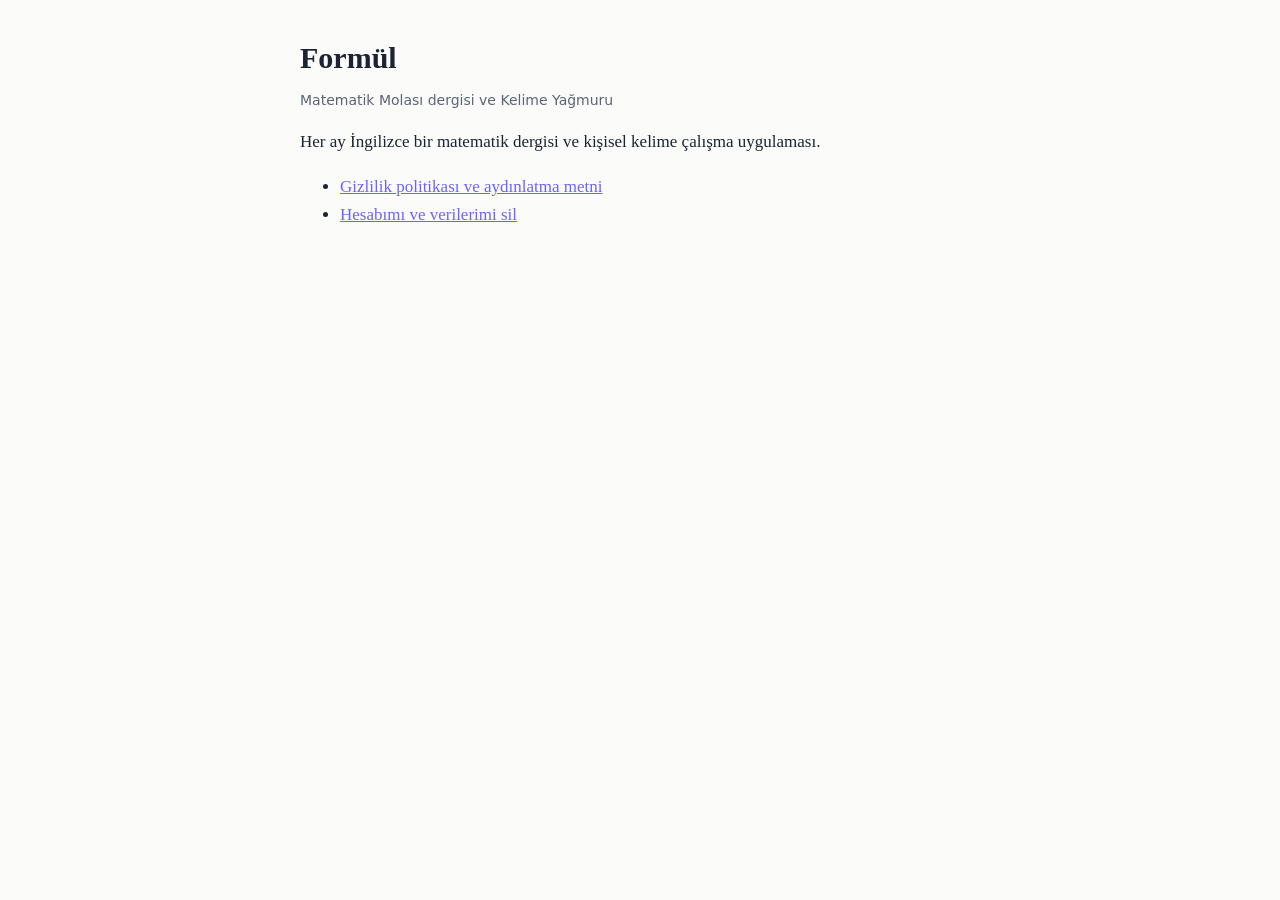
<file: docs/index.html>
<!doctype html><html lang="tr"><head><meta charset="utf-8"><meta name="viewport" content="width=device-width,initial-scale=1"><title>Formül</title><link rel="stylesheet" href="stil.css"></head>
<body><main><h1>Formül</h1><p class="kucuk">Matematik Molası dergisi ve Kelime Yağmuru</p>
<p>Her ay İngilizce bir matematik dergisi ve kişisel kelime çalışma uygulaması.</p>
<ul><li><a href="gizlilik.html">Gizlilik politikası ve aydınlatma metni</a></li><li><a href="hesap-silme.html">Hesabımı ve verilerimi sil</a></li></ul></main></body></html>
</file>
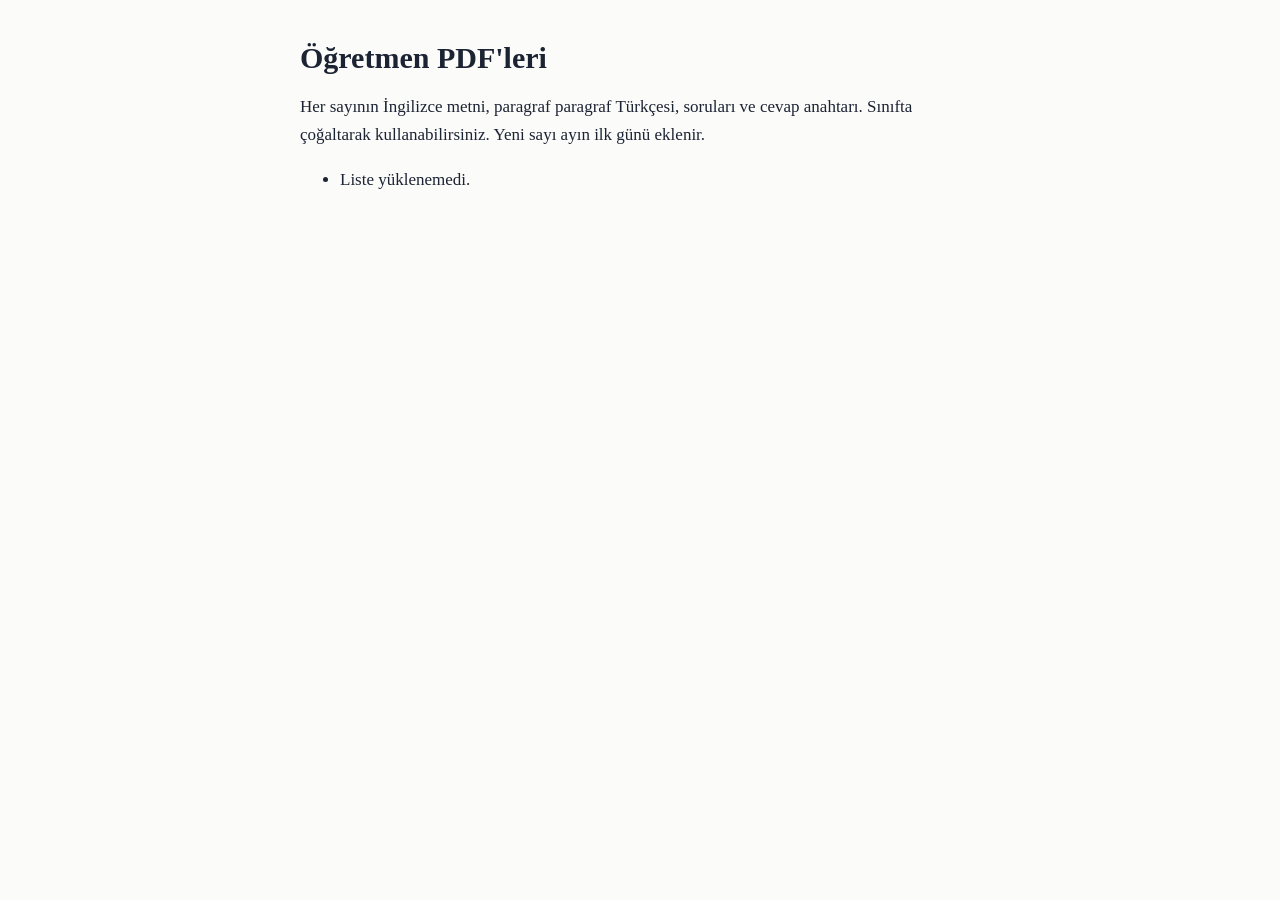
<file: docs/ogretmen/index.html>
<!doctype html>
<html lang="tr">
<head>
<meta charset="utf-8">
<meta name="viewport" content="width=device-width, initial-scale=1">
<title>Matematik Molası · Öğretmen PDF'leri</title>
<link rel="stylesheet" href="../stil.css">
</head>
<body>
<main>
  <h1>Öğretmen PDF'leri</h1>
  <p>Her sayının İngilizce metni, paragraf paragraf Türkçesi, soruları ve cevap anahtarı. Sınıfta çoğaltarak kullanabilirsiniz. Yeni sayı ayın ilk günü eklenir.</p>
  <ul id="liste"><li>Yükleniyor…</li></ul>
</main>
<script>
fetch('https://raw.githubusercontent.com/mmertdursun/formul-dergi/main/index2.json')
  .then(r => r.json())
  .then(j => {
    const bugun = new Date().toISOString().slice(0, 10);
    const ul = document.getElementById('liste');
    ul.innerHTML = '';
    j.sayilar.filter(s => s.dosya.endsWith('.json') && s.acilis <= bugun)
      .sort((a, b) => b.no - a.no)
      .forEach(s => {
        const li = document.createElement('li');
        const a = document.createElement('a');
        a.href = s.dosya.replace('.json', '.pdf');
        a.textContent = 'No. ' + s.no + ' · ' + s.donem + ' · ' + (s.ad || '');
        li.appendChild(a);
        if (s.ad_tr) li.append(' ' + s.ad_tr);
        ul.appendChild(li);
      });
  })
  .catch(() => { document.getElementById('liste').innerHTML = '<li>Liste yüklenemedi.</li>'; });
</script>
</body>
</html>
</file>
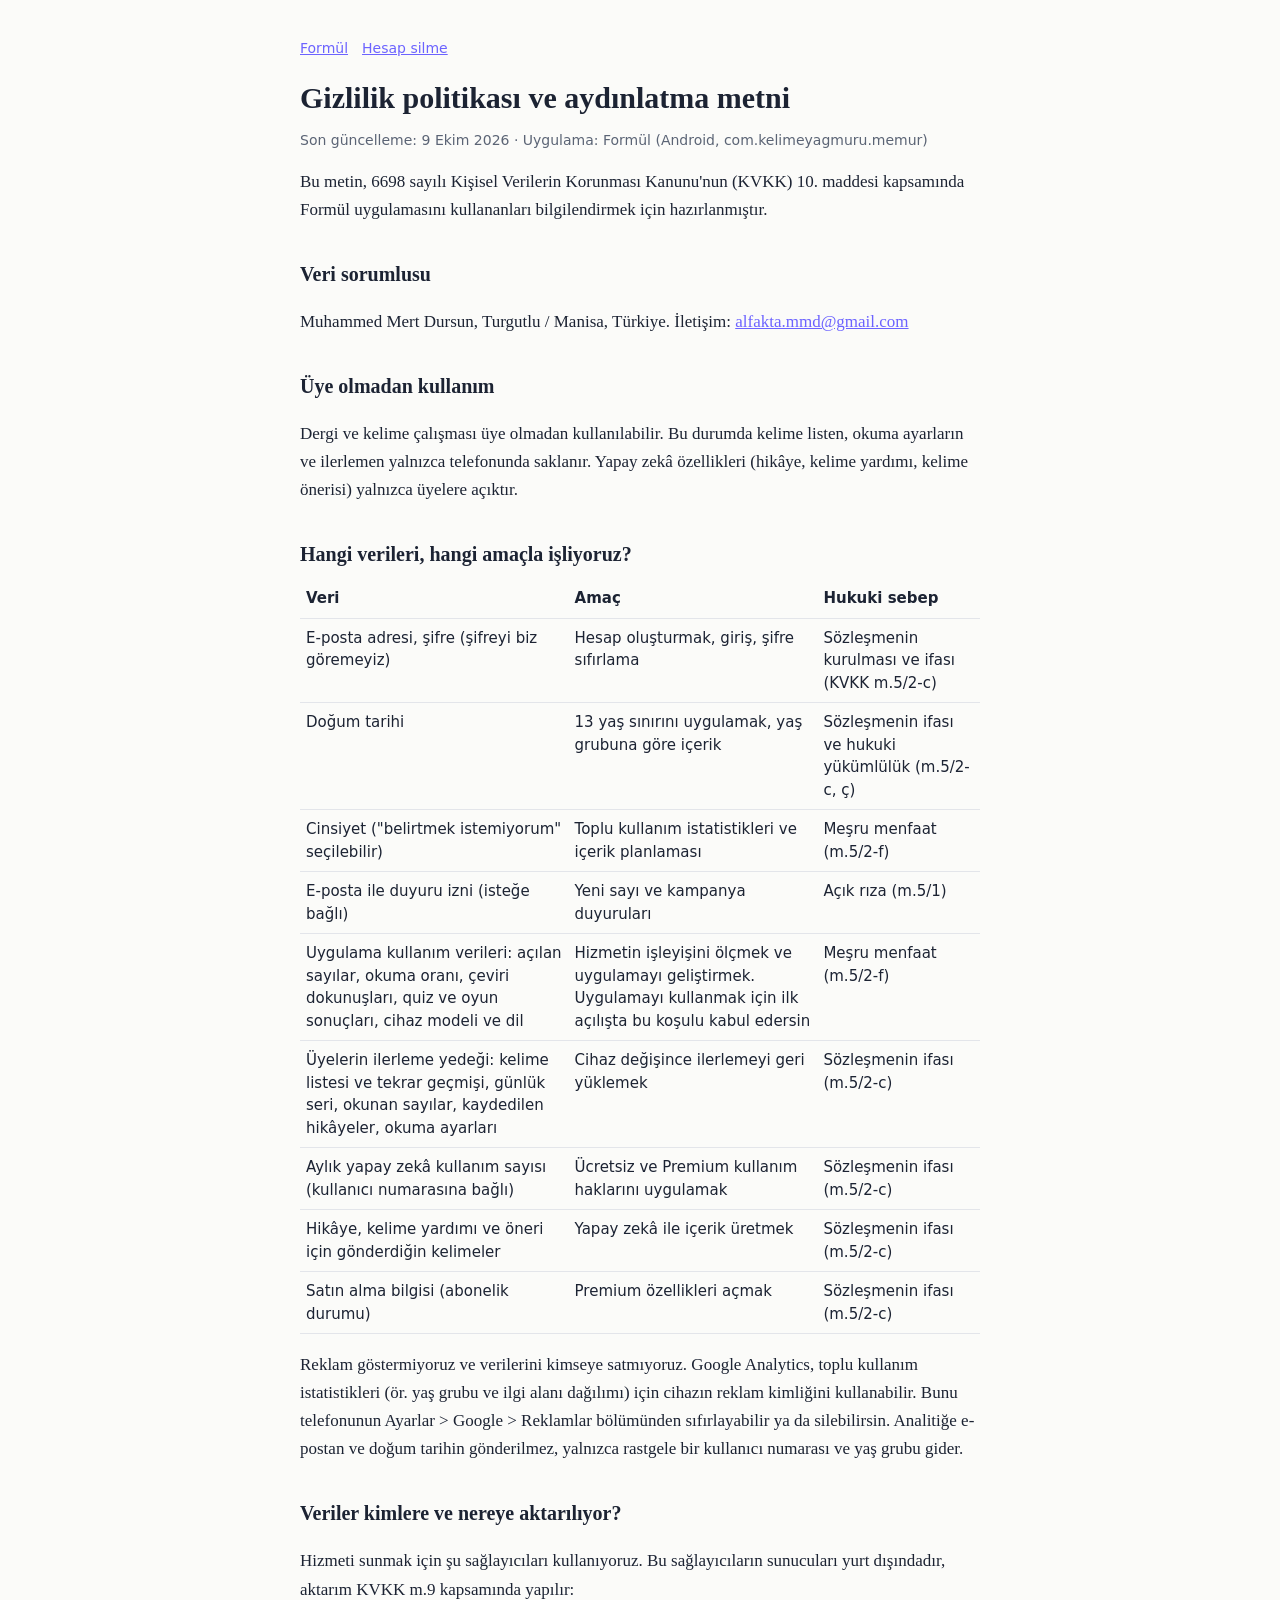
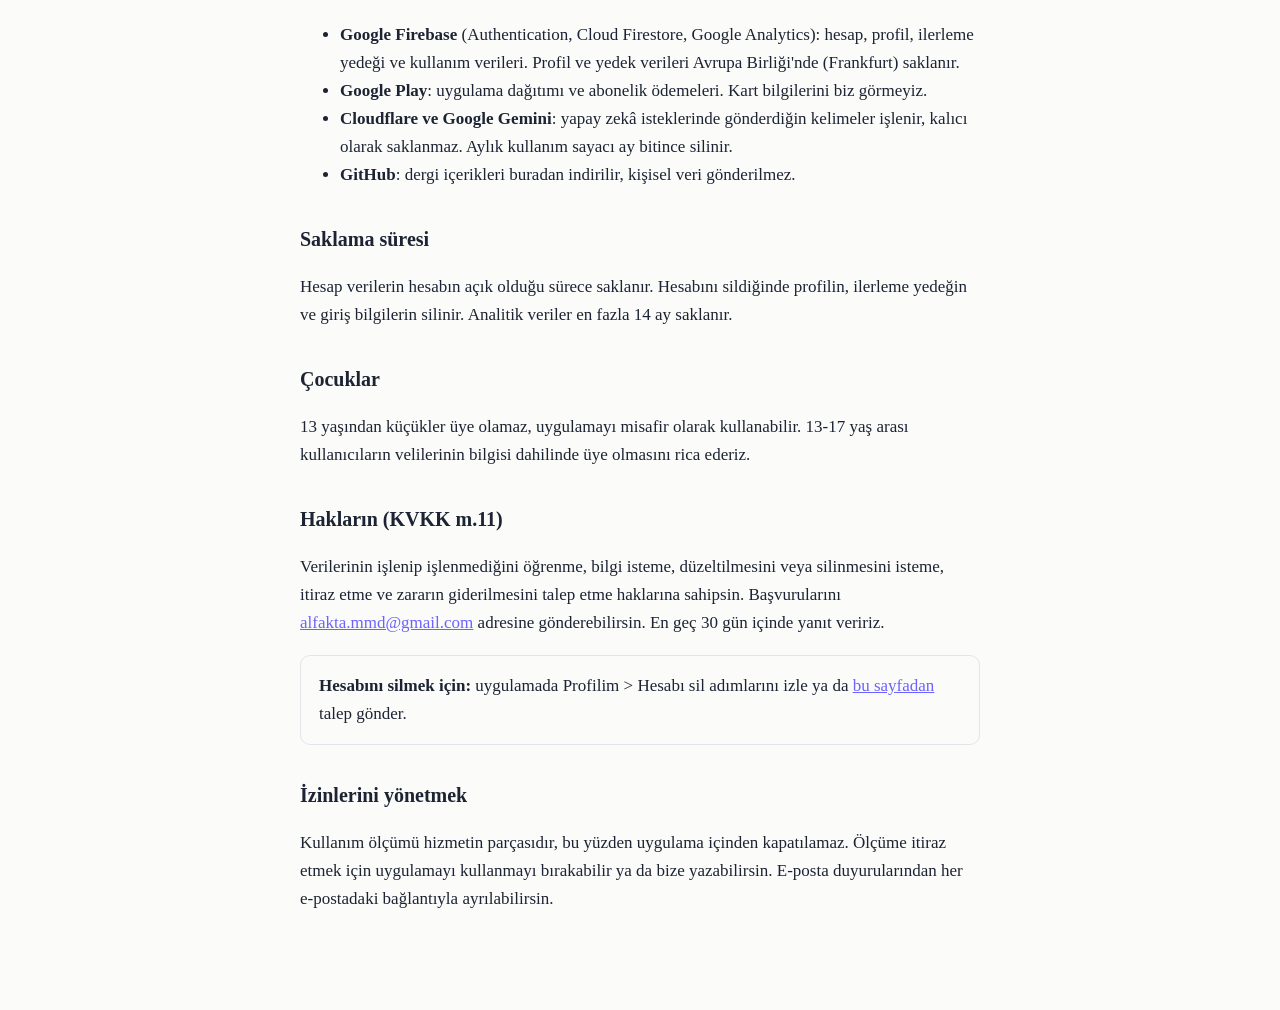
<file: docs/gizlilik.html>
<!doctype html><html lang="tr"><head><meta charset="utf-8"><meta name="viewport" content="width=device-width,initial-scale=1"><title>Formül Gizlilik Politikası</title><link rel="stylesheet" href="stil.css"></head>
<body><main>
<nav><a href="index.html">Formül</a><a href="hesap-silme.html">Hesap silme</a></nav>
<h1>Gizlilik politikası ve aydınlatma metni</h1>
<p class="kucuk">Son güncelleme: 9 Ekim 2026 · Uygulama: Formül (Android, com.kelimeyagmuru.memur)</p>

<p>Bu metin, 6698 sayılı Kişisel Verilerin Korunması Kanunu'nun (KVKK) 10. maddesi kapsamında Formül uygulamasını kullananları bilgilendirmek için hazırlanmıştır.</p>

<h2>Veri sorumlusu</h2>
<p>Muhammed Mert Dursun, Turgutlu / Manisa, Türkiye. İletişim: <a href="mailto:alfakta.mmd@gmail.com">alfakta.mmd@gmail.com</a></p>

<h2>Üye olmadan kullanım</h2>
<p>Dergi ve kelime çalışması üye olmadan kullanılabilir. Bu durumda kelime listen, okuma ayarların ve ilerlemen yalnızca telefonunda saklanır. Yapay zekâ özellikleri (hikâye, kelime yardımı, kelime önerisi) yalnızca üyelere açıktır.</p>

<h2>Hangi verileri, hangi amaçla işliyoruz?</h2>
<table>
<tr><th>Veri</th><th>Amaç</th><th>Hukuki sebep</th></tr>
<tr><td>E-posta adresi, şifre (şifreyi biz göremeyiz)</td><td>Hesap oluşturmak, giriş, şifre sıfırlama</td><td>Sözleşmenin kurulması ve ifası (KVKK m.5/2-c)</td></tr>
<tr><td>Doğum tarihi</td><td>13 yaş sınırını uygulamak, yaş grubuna göre içerik</td><td>Sözleşmenin ifası ve hukuki yükümlülük (m.5/2-c, ç)</td></tr>
<tr><td>Cinsiyet ("belirtmek istemiyorum" seçilebilir)</td><td>Toplu kullanım istatistikleri ve içerik planlaması</td><td>Meşru menfaat (m.5/2-f)</td></tr>
<tr><td>E-posta ile duyuru izni (isteğe bağlı)</td><td>Yeni sayı ve kampanya duyuruları</td><td>Açık rıza (m.5/1)</td></tr>
<tr><td>Uygulama kullanım verileri: açılan sayılar, okuma oranı, çeviri dokunuşları, quiz ve oyun sonuçları, cihaz modeli ve dil</td><td>Hizmetin işleyişini ölçmek ve uygulamayı geliştirmek. Uygulamayı kullanmak için ilk açılışta bu koşulu kabul edersin</td><td>Meşru menfaat (m.5/2-f)</td></tr>
<tr><td>Üyelerin ilerleme yedeği: kelime listesi ve tekrar geçmişi, günlük seri, okunan sayılar, kaydedilen hikâyeler, okuma ayarları</td><td>Cihaz değişince ilerlemeyi geri yüklemek</td><td>Sözleşmenin ifası (m.5/2-c)</td></tr>
<tr><td>Aylık yapay zekâ kullanım sayısı (kullanıcı numarasına bağlı)</td><td>Ücretsiz ve Premium kullanım haklarını uygulamak</td><td>Sözleşmenin ifası (m.5/2-c)</td></tr>
<tr><td>Hikâye, kelime yardımı ve öneri için gönderdiğin kelimeler</td><td>Yapay zekâ ile içerik üretmek</td><td>Sözleşmenin ifası (m.5/2-c)</td></tr>
<tr><td>Satın alma bilgisi (abonelik durumu)</td><td>Premium özellikleri açmak</td><td>Sözleşmenin ifası (m.5/2-c)</td></tr>
</table>
<p>Reklam göstermiyoruz ve verilerini kimseye satmıyoruz. Google Analytics, toplu kullanım istatistikleri (ör. yaş grubu ve ilgi alanı dağılımı) için cihazın reklam kimliğini kullanabilir. Bunu telefonunun Ayarlar > Google > Reklamlar bölümünden sıfırlayabilir ya da silebilirsin. Analitiğe e-postan ve doğum tarihin gönderilmez, yalnızca rastgele bir kullanıcı numarası ve yaş grubu gider.</p>

<h2>Veriler kimlere ve nereye aktarılıyor?</h2>
<p>Hizmeti sunmak için şu sağlayıcıları kullanıyoruz. Bu sağlayıcıların sunucuları yurt dışındadır, aktarım KVKK m.9 kapsamında yapılır:</p>
<ul>
<li><b>Google Firebase</b> (Authentication, Cloud Firestore, Google Analytics): hesap, profil, ilerleme yedeği ve kullanım verileri. Profil ve yedek verileri Avrupa Birliği'nde (Frankfurt) saklanır.</li>
<li><b>Google Play</b>: uygulama dağıtımı ve abonelik ödemeleri. Kart bilgilerini biz görmeyiz.</li>
<li><b>Cloudflare ve Google Gemini</b>: yapay zekâ isteklerinde gönderdiğin kelimeler işlenir, kalıcı olarak saklanmaz. Aylık kullanım sayacı ay bitince silinir.</li>
<li><b>GitHub</b>: dergi içerikleri buradan indirilir, kişisel veri gönderilmez.</li>
</ul>

<h2>Saklama süresi</h2>
<p>Hesap verilerin hesabın açık olduğu sürece saklanır. Hesabını sildiğinde profilin, ilerleme yedeğin ve giriş bilgilerin silinir. Analitik veriler en fazla 14 ay saklanır.</p>

<h2>Çocuklar</h2>
<p>13 yaşından küçükler üye olamaz, uygulamayı misafir olarak kullanabilir. 13-17 yaş arası kullanıcıların velilerinin bilgisi dahilinde üye olmasını rica ederiz.</p>

<h2>Hakların (KVKK m.11)</h2>
<p>Verilerinin işlenip işlenmediğini öğrenme, bilgi isteme, düzeltilmesini veya silinmesini isteme, itiraz etme ve zararın giderilmesini talep etme haklarına sahipsin. Başvurularını <a href="mailto:alfakta.mmd@gmail.com">alfakta.mmd@gmail.com</a> adresine gönderebilirsin. En geç 30 gün içinde yanıt veririz.</p>
<div class="kutu"><b>Hesabını silmek için:</b> uygulamada Profilim > Hesabı sil adımlarını izle ya da <a href="hesap-silme.html">bu sayfadan</a> talep gönder.</div>

<h2>İzinlerini yönetmek</h2>
<p>Kullanım ölçümü hizmetin parçasıdır, bu yüzden uygulama içinden kapatılamaz. Ölçüme itiraz etmek için uygulamayı kullanmayı bırakabilir ya da bize yazabilirsin. E-posta duyurularından her e-postadaki bağlantıyla ayrılabilirsin.</p>
</main></body></html>
</file>
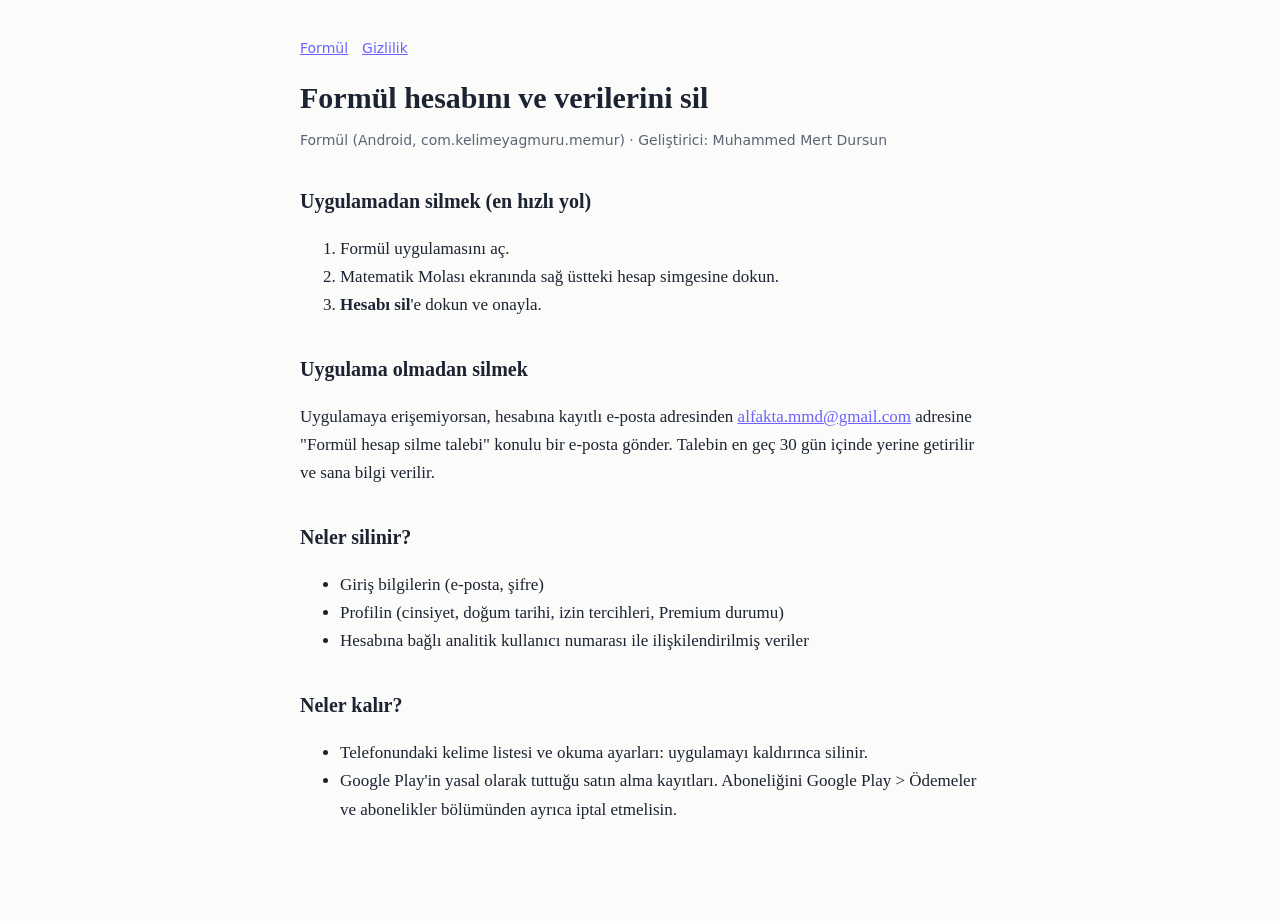
<file: docs/hesap-silme.html>
<!doctype html><html lang="tr"><head><meta charset="utf-8"><meta name="viewport" content="width=device-width,initial-scale=1"><title>Formül Hesap Silme</title><link rel="stylesheet" href="stil.css"></head>
<body><main>
<nav><a href="index.html">Formül</a><a href="gizlilik.html">Gizlilik</a></nav>
<h1>Formül hesabını ve verilerini sil</h1>
<p class="kucuk">Formül (Android, com.kelimeyagmuru.memur) · Geliştirici: Muhammed Mert Dursun</p>

<h2>Uygulamadan silmek (en hızlı yol)</h2>
<ol><li>Formül uygulamasını aç.</li><li>Matematik Molası ekranında sağ üstteki hesap simgesine dokun.</li><li><b>Hesabı sil</b>'e dokun ve onayla.</li></ol>

<h2>Uygulama olmadan silmek</h2>
<p>Uygulamaya erişemiyorsan, hesabına kayıtlı e-posta adresinden <a href="mailto:alfakta.mmd@gmail.com?subject=Form%C3%BCl%20hesap%20silme%20talebi&body=Hesab%C4%B1m%C4%B1n%20ve%20verilerimin%20silinmesini%20istiyorum.%0AKay%C4%B1tl%C4%B1%20e-posta%3A%20">alfakta.mmd@gmail.com</a> adresine "Formül hesap silme talebi" konulu bir e-posta gönder. Talebin en geç 30 gün içinde yerine getirilir ve sana bilgi verilir.</p>

<h2>Neler silinir?</h2>
<ul><li>Giriş bilgilerin (e-posta, şifre)</li><li>Profilin (cinsiyet, doğum tarihi, izin tercihleri, Premium durumu)</li><li>Hesabına bağlı analitik kullanıcı numarası ile ilişkilendirilmiş veriler</li></ul>
<h2>Neler kalır?</h2>
<ul><li>Telefonundaki kelime listesi ve okuma ayarları: uygulamayı kaldırınca silinir.</li><li>Google Play'in yasal olarak tuttuğu satın alma kayıtları. Aboneliğini Google Play > Ödemeler ve abonelikler bölümünden ayrıca iptal etmelisin.</li></ul>
</main></body></html>
</file>
<file: docs/stil.css>
:root{--m:#1C2333;--k:#5B6475;--c:#E3E5EA;--a:#6C63FF;--z:#FBFBF9}
@media (prefers-color-scheme:dark){:root{--m:#E8EAF0;--k:#A3AABB;--c:#2A3040;--a:#9C95FF;--z:#141821}}
*{box-sizing:border-box}body{margin:0;background:var(--z);color:var(--m);font:17px/1.65 Georgia,"Times New Roman",serif}
main{max-width:720px;margin:0 auto;padding:40px 20px 80px}
h1{font-size:30px;line-height:1.2;margin:0 0 6px}h2{font-size:20px;margin:34px 0 8px}
p,li{color:var(--m)}.kucuk{color:var(--k);font:14px/1.5 system-ui,sans-serif}
table{border-collapse:collapse;width:100%;font:15px/1.5 system-ui,sans-serif}td,th{border-bottom:1px solid var(--c);padding:8px 6px;text-align:left;vertical-align:top}
a{color:var(--a)}.kutu{border:1px solid var(--c);border-radius:10px;padding:16px 18px;margin:18px 0}
nav{font:14px system-ui,sans-serif;margin-bottom:24px}nav a{margin-right:14px}
</file>
